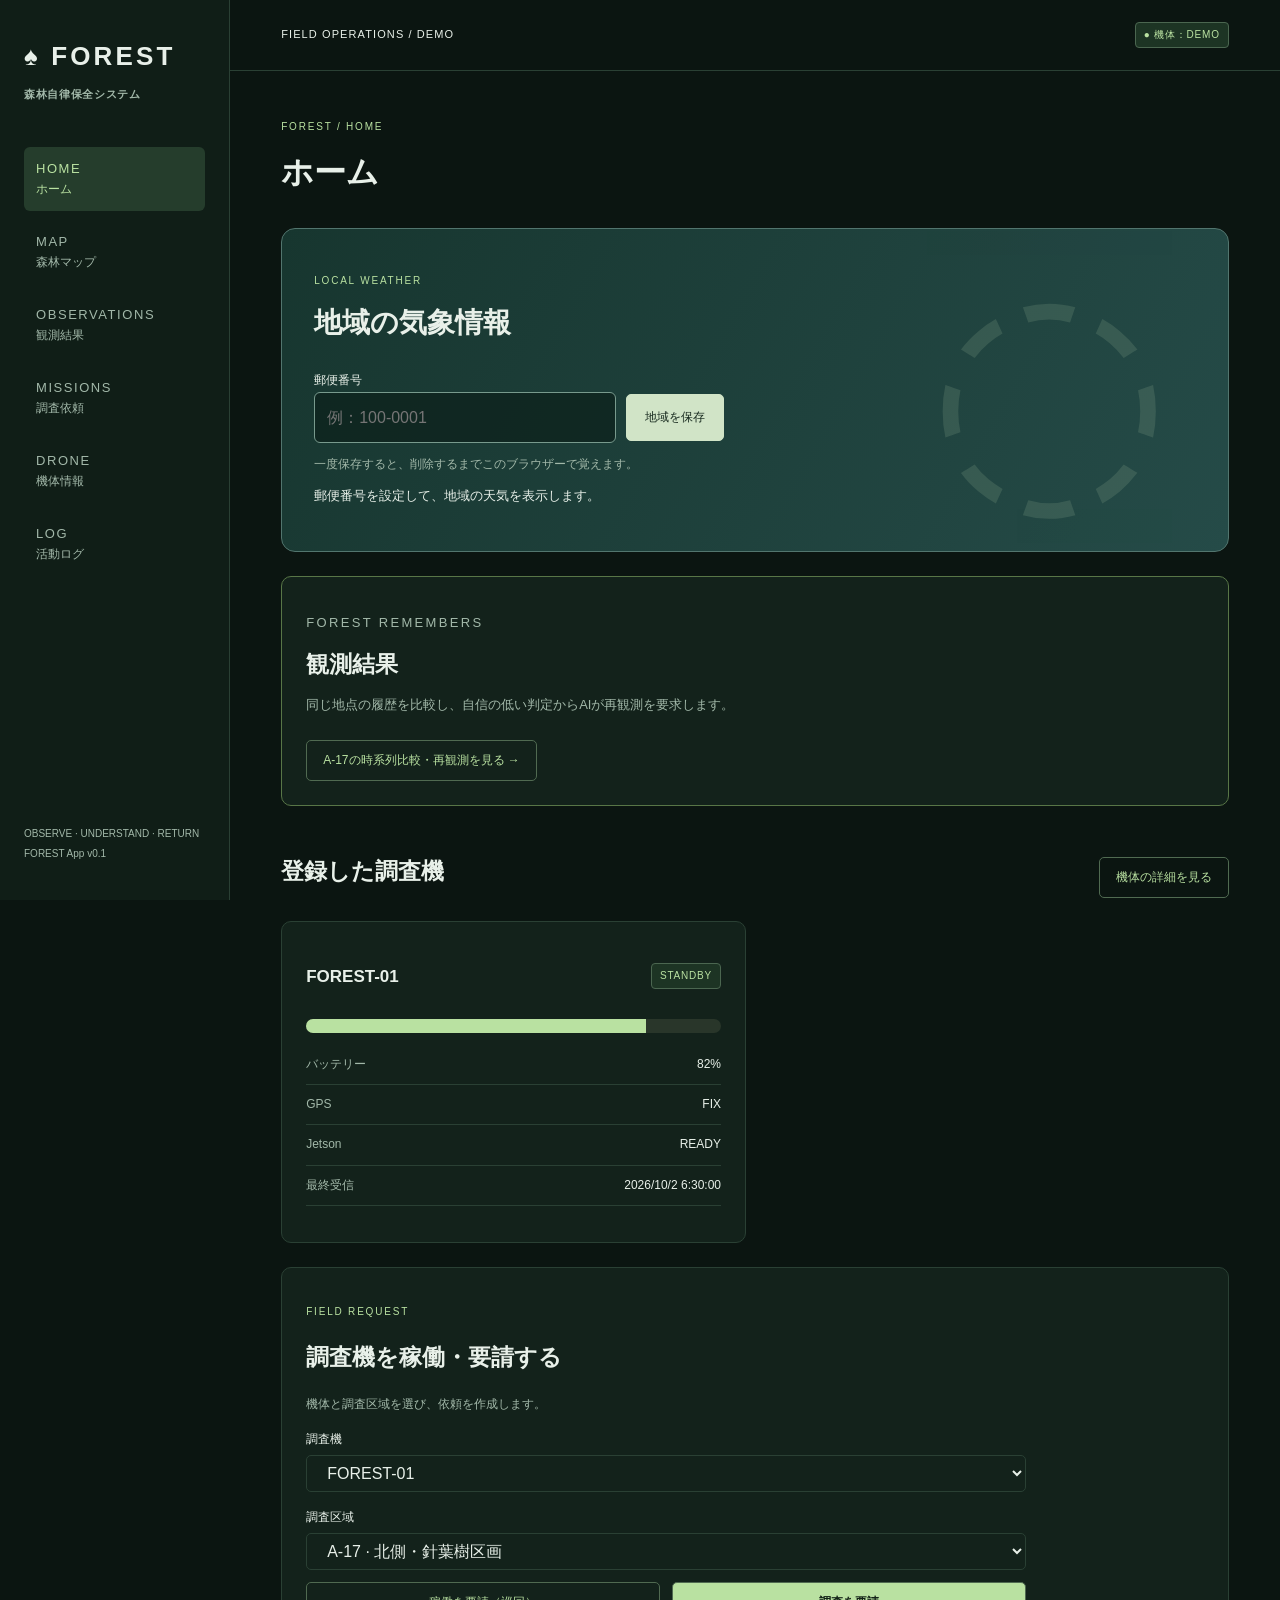
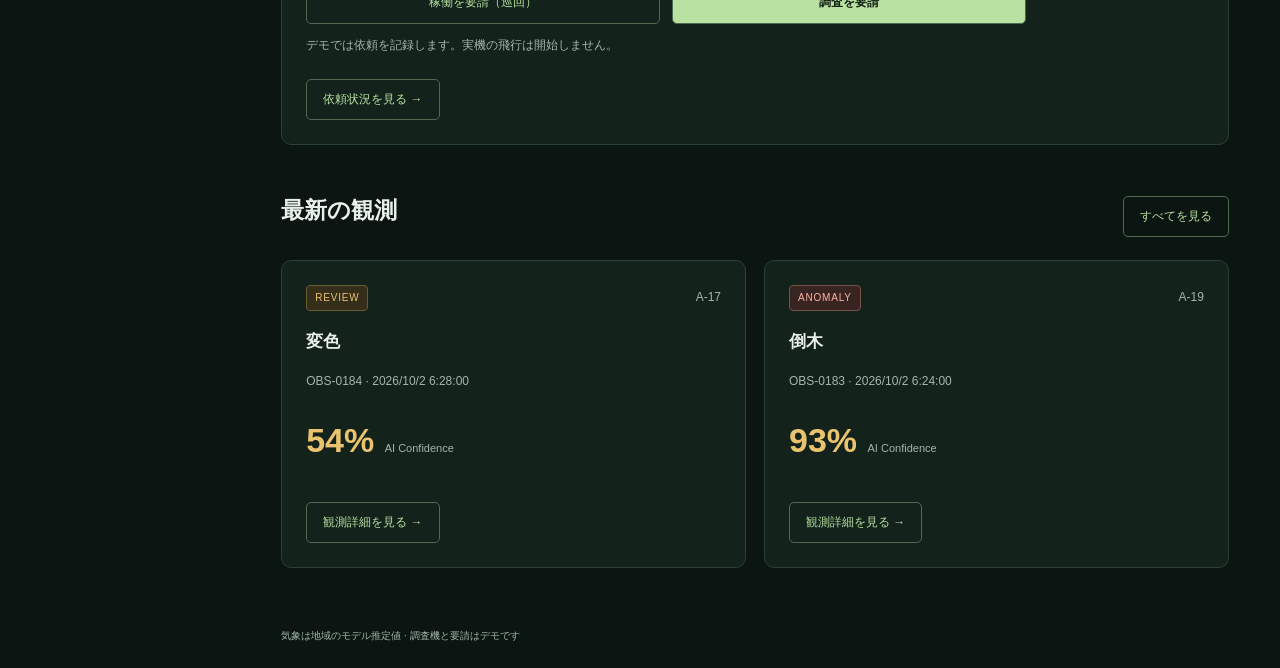
<file: forest/index.html>
<!doctype html>
<html lang="ja"><head><meta charset="utf-8"><meta name="viewport" content="width=device-width, initial-scale=1"><meta name="theme-color" content="#10261a"><title>FOREST | 森林自律保全システム</title><link rel="stylesheet" href="./css/app.css"></head>
<body><a class="skip" href="#content">メインへ移動</a><aside><a class="brand" href="#home">♠ FOREST<span>森林自律保全システム</span></a><nav aria-label="メインナビゲーション"></nav><p class="aside-note">OBSERVE · UNDERSTAND · RETURN<br>FOREST App v0.1</p></aside><div class="workspace"><header><span>FIELD OPERATIONS / DEMO</span><span class="badge">● 機体：DEMO</span></header><main id="content" tabindex="-1"></main><footer>気象は地域のモデル推定値 · 調査機と要請はデモです</footer></div><div id="notice" role="status" aria-live="polite"></div><script type="module" src="./js/app.js"></script></body></html>
</file>
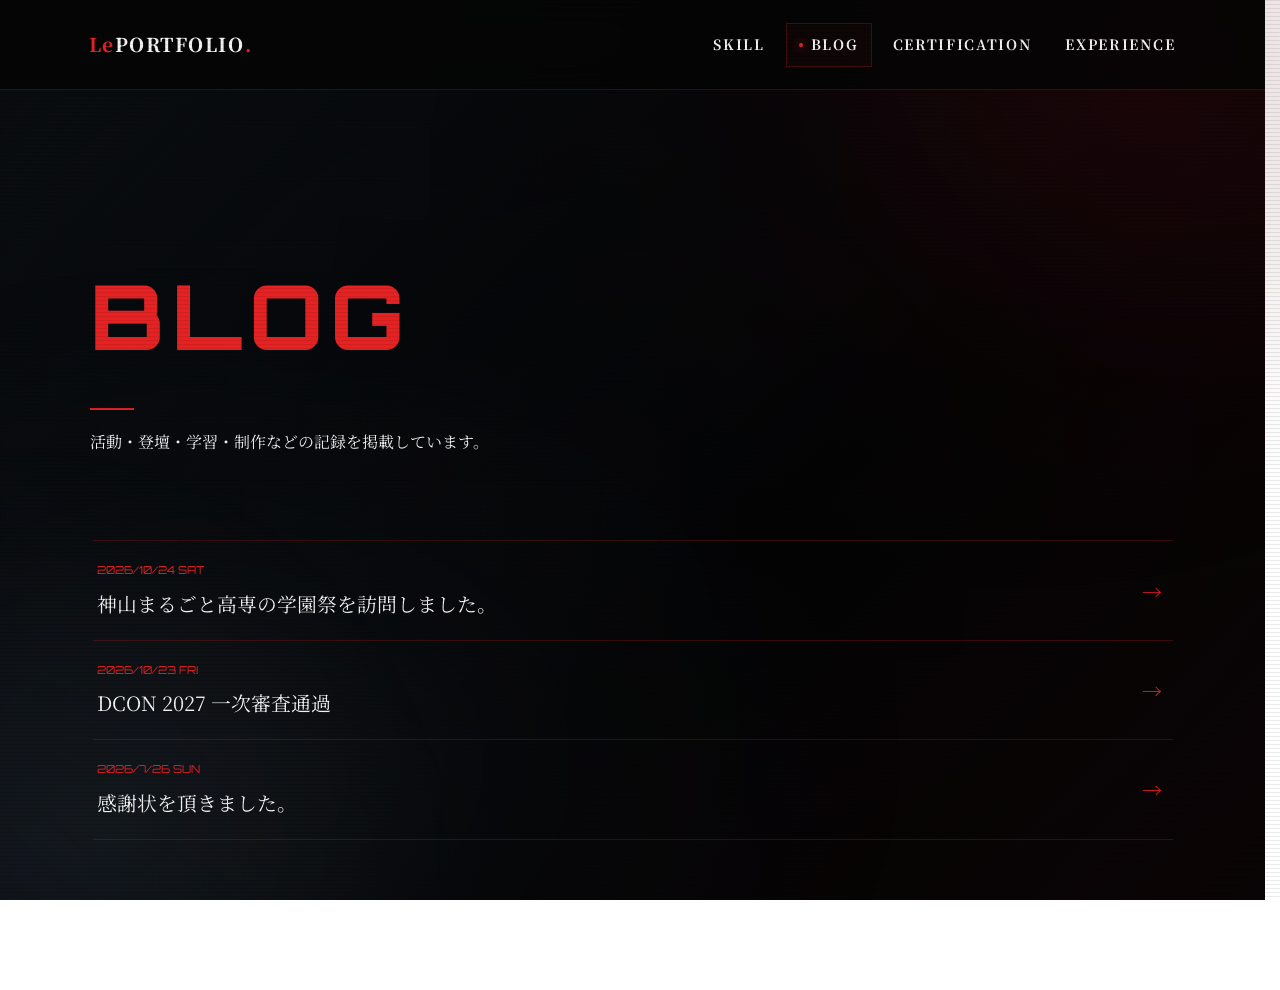
<file: blog.html>
<!DOCTYPE html>
<html lang="ja">
<head>
  <meta charset="UTF-8">
  <meta name="viewport" content="width=device-width, initial-scale=1.0">
  <title>BLOG｜Le178</title>
  <link rel="icon" type="image/svg+xml" href="assets/logo/le-icon.svg">
  <link rel="preconnect" href="https://fonts.googleapis.com">
  <link rel="preconnect" href="https://fonts.gstatic.com" crossorigin>
  <link href="https://fonts.googleapis.com/css2?family=Noto+Serif+JP:wght@400;500;600;700;800;900&family=Orbitron:wght@500;600;700;800;900&display=swap" rel="stylesheet">
  <link rel="stylesheet" href="style.css?v=20260903-0615">
  <link rel="stylesheet" href="japanese-theme.css?v=20260905-0622">
  <style>
    .blog-page { min-height: 100vh; padding: 150px 7vw 120px; position: relative; z-index: 2; }
    .blog-title { margin: 0 0 16px; color: var(--red); font-family: "Orbitron", sans-serif; font-size: clamp(48px, 7vw, 96px); font-weight: 800; letter-spacing: .08em; }
    .blog-lead { max-width: 760px; margin: 0 0 82px; color: var(--white); line-height: 2; opacity: 1; }
    .blog-list { max-width: 1080px; margin: 0 auto; }
    .blog-meta { margin: 0 0 18px; color: var(--red-bright); font-family: "Orbitron", sans-serif; font-size: 12px; font-weight: 700; letter-spacing: .13em; }
    .blog-post-title { margin: 0 0 34px; color: var(--white); font-family: "Noto Serif JP", "Yu Mincho", "Hiragino Mincho ProN", serif; font-size: clamp(28px, 4.2vw, 48px); line-height: 1.5; letter-spacing: .03em; }
    .blog-body { max-width: 820px; }
    .blog-body p { margin: 0; color: var(--white); font-family: "Noto Serif JP", "Yu Mincho", "Hiragino Mincho ProN", serif; font-size: clamp(15px,1.35vw,17px); line-height: 2.2; opacity: 1; }
    .blog-body p + p { margin-top: 1.5em; }
    .blog-source-link {
      display: inline-flex;
      align-items: center;
      gap: 8px;
      margin-top: 28px;
      padding: 12px 18px;
      border: 1px solid rgba(229,34,34,.45);
      color: var(--white);
      text-decoration: none;
      font-family: "Noto Serif JP", "Yu Mincho", "Hiragino Mincho ProN", serif;
      font-size: 14px;
      font-weight: 700;
      transition: .25s ease;
    }
    .blog-source-link:hover { color: var(--red-bright); border-color: var(--red); transform: translateY(-2px); }
    nav a.active { color: var(--red-bright); text-shadow: 0 0 10px rgba(229,34,34,.45); }
    header .logo { color: var(--white) !important; text-shadow: none !important; }
    header .logo span { color: var(--red) !important; }
    header nav a, header nav a.active { color: var(--white) !important; text-shadow: none !important; }
    header nav a:hover, header nav a.active:hover { color: var(--red-bright) !important; }
    @media (max-width: 760px) {
      .blog-page { padding: 130px 7vw 90px; }
      .blog-lead { margin-bottom: 52px; }
    }
  </style>
  <link rel="stylesheet" href="responsive.css?v=20261008">
  <link rel="stylesheet" href="blog-modal.css?v=20261008">
  <link rel="stylesheet" href="ui-system.css?v=20261119">
</head>
<body>
  <div class="background" aria-hidden="true"><div class="grid"></div><div class="glow glow-1"></div><div class="glow glow-2"></div></div>
  <header>
    <a href="index.html" class="logo"><span>Le</span>PORTFOLIO<span>.</span></a>
    <nav>
      <a href="skill.html">SKILL</a>
      <a href="blog.html" class="active">BLOG</a>
      <a href="certification.html">CERTIFICATION</a>
      <a href="experience.html">EXPERIENCE</a>
    </nav>
  </header>

  <main class="blog-page">
    <h1 class="blog-title">BLOG</h1>
    <p class="blog-lead">活動・登壇・学習・制作などの記録を掲載しています。</p>

    <div class="blog-list">
      <article class="blog-entry">
        <button class="blog-toggle" type="button" aria-haspopup="dialog" aria-controls="kamiyama-modal">
          <span><span class="blog-entry-date">2026/10/24 SAT</span><span class="blog-entry-title">神山まるごと高専の学園祭を訪問しました。</span></span>
          <span class="blog-arrow" aria-hidden="true">→</span>
        </button>
      </article>

      <article class="blog-entry">
        <button class="blog-toggle" type="button" aria-haspopup="dialog" aria-controls="dcon-modal">
          <span><span class="blog-entry-date">2026/10/23 FRI</span><span class="blog-entry-title">DCON 2027 一次審査通過</span></span>
          <span class="blog-arrow" aria-hidden="true">→</span>
        </button>
      </article>

      <article class="blog-entry">
        <button class="blog-toggle" type="button" aria-haspopup="dialog" aria-controls="thanks-modal">
          <span><span class="blog-entry-date">2026/7/26 SUN</span><span class="blog-entry-title">感謝状を頂きました。</span></span>
          <span class="blog-arrow" aria-hidden="true">→</span>
        </button>
      </article>
    </div>
  </main>
  <dialog class="blog-modal" id="kamiyama-modal" aria-labelledby="kamiyama-title">
    <div class="blog-modal-toolbar"><button class="blog-modal-close" type="button" aria-label="閉じる" autofocus>×</button></div>
    <div class="blog-modal-content">
      <p class="blog-meta">2026/10/24 SAT</p>
      <h2 class="blog-post-title" id="kamiyama-title">神山まるごと高専の学園祭を訪問しました。</h2>
      <div class="blog-body">
        <p>　神山まるごと高専の学園祭を訪問しました。</p>
        <a class="blog-source-link" href="https://2026.marugotosai.jp/" target="_blank" rel="noopener noreferrer">神山まるごと高専 学園祭サイト <span aria-hidden="true">→</span></a>
      </div>
    </div>
  </dialog>

  <dialog class="blog-modal" id="dcon-modal" aria-labelledby="dcon-title">
    <div class="blog-modal-toolbar"><button class="blog-modal-close" type="button" aria-label="閉じる" autofocus>×</button></div>
    <div class="blog-modal-content">
      <p class="blog-meta">2026/10/23 FRI</p>
      <h2 class="blog-post-title" id="dcon-title">DCON 2027 一次審査通過</h2>
      <div class="blog-body">
        <p>　全国高等専門学校ディープラーニングコンテスト（DCON 2027）で、「戎」というチームを結成して一次審査を通過しました。</p>
        <p>　本プロジェクトでは、AIによる森林の状態把握と自律的な管理支援を目指しています。主にAI推論システム、バックエンド、インフラの開発を担当しています。</p>
        <p>　※No.118,119に掲載中</p>
        <a class="blog-source-link" href="https://dcon.ai/teams/" target="_blank" rel="noopener noreferrer">DCON 2027 参加チームを見る <span aria-hidden="true">→</span></a>
      </div>
    </div>
  </dialog>

  <dialog class="blog-modal" id="thanks-modal" aria-labelledby="thanks-title">
    <div class="blog-modal-toolbar"><button class="blog-modal-close" type="button" aria-label="閉じる" autofocus>×</button></div>
    <div class="blog-modal-content">
      <p class="blog-meta">2026/7/26 SUN</p>
      <h2 class="blog-post-title" id="thanks-title">感謝状を頂きました。</h2>
      <div class="blog-gallery">
        <figure><img src="assets/blog/Osaka_singaku.jpg" alt="大阪府公立高校進学フェアでのトークセッション登壇の様子"></figure>
        <figure><img src="assets/blog/Osaka_singaku2.jpg" alt="大阪府公立高校進学フェアの参加者集合写真"></figure>
      </div>
      <div class="blog-body">
          <p>　本日、インテックス大阪で開催された「大阪府公立高校進学フェア2027」の高校生トークセッションにて、大阪公立大高専の学生代表として登壇しました。</p>
          <p>　ステージでは、中学生や保護者に向けて、高校と高専の違い、実際の学校生活、専門的な勉強の魅力について自身の経験を交えて発表しました。</p>
          <p>　後日、大阪府教育庁から感謝状をいただきました。</p>
        </div>
    </div>
  </dialog>
  <script>
    (() => {
      const triggers = [...document.querySelectorAll('.blog-toggle')];
      let previousOverflow = '';
      let activeTrigger = null;

      triggers.forEach((trigger) => {
        const modalId = trigger.getAttribute('aria-controls');
        const modal = document.getElementById(modalId);
        if (!modal) return;

        trigger.addEventListener('click', () => {
          activeTrigger = trigger;
          previousOverflow = document.body.style.overflow;
          modal.showModal();
          modal.scrollTop = 0;
          document.body.style.overflow = 'hidden';
        });

        modal.querySelector('.blog-modal-close')?.addEventListener('click', () => modal.close());
        modal.addEventListener('click', (event) => {
          const rect = modal.getBoundingClientRect();
          if (
            event.target === modal &&
            (event.clientX < rect.left || event.clientX > rect.right ||
             event.clientY < rect.top || event.clientY > rect.bottom)
          ) {
            modal.close();
          }
        });

        modal.addEventListener('close', () => {
          document.body.style.overflow = previousOverflow;
          activeTrigger?.focus({ preventScroll: true });
          activeTrigger = null;
        });
      });
    })();
  </script>
  <script src="ui.js?v=20261119" defer></script>
</body>
</html>
</file>
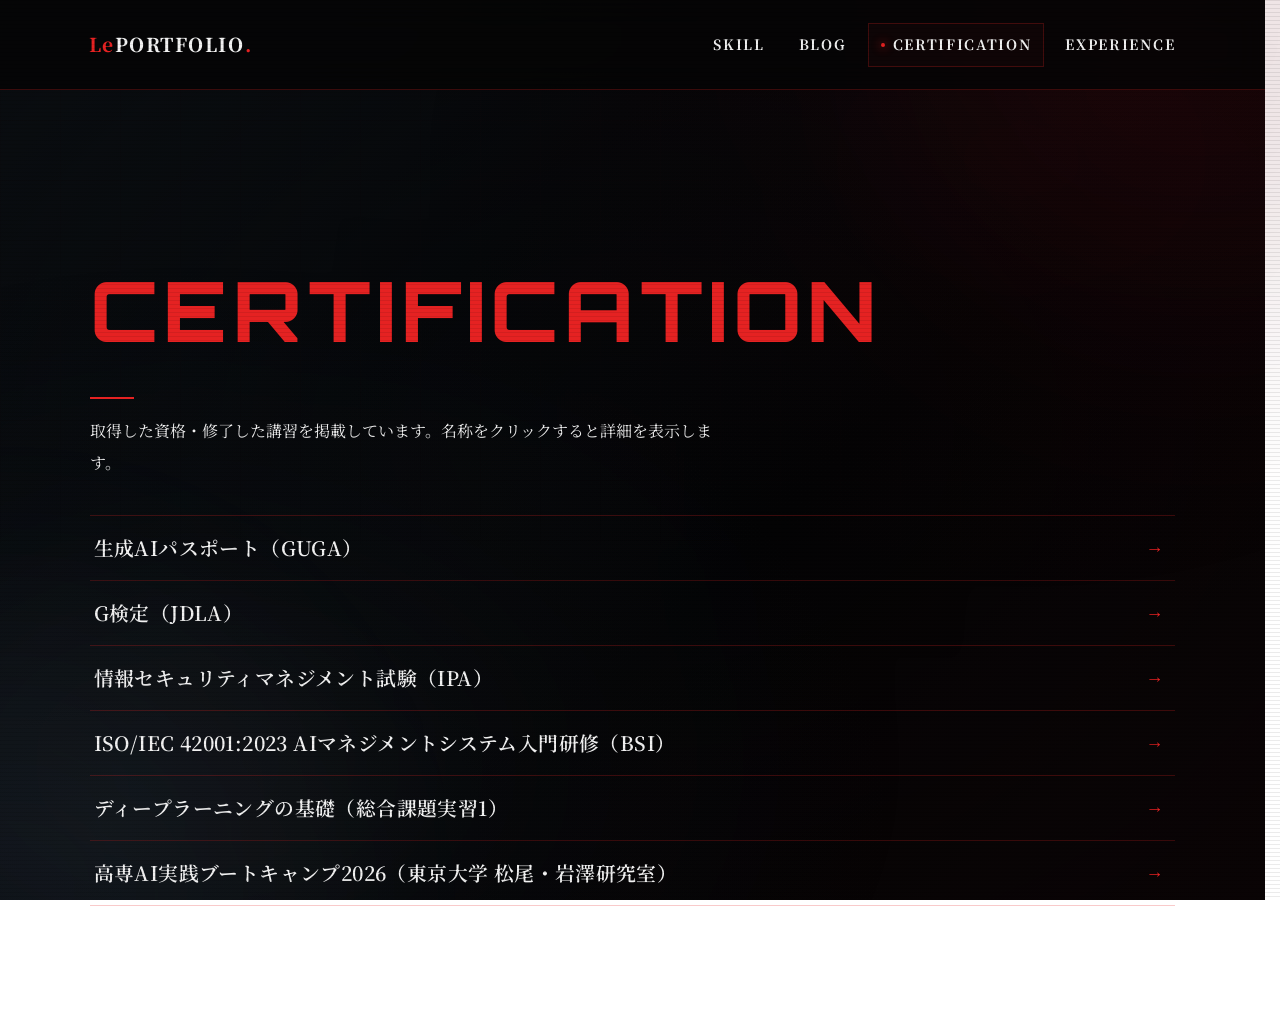
<file: certification.html>
<!DOCTYPE html>
<html lang="ja">
<head>
  <meta charset="UTF-8">
  <meta name="viewport" content="width=device-width, initial-scale=1.0">
  <title>CERTIFICATION｜Le178</title>
  <link rel="icon" type="image/svg+xml" href="assets/logo/le-icon.svg">
  <link rel="preconnect" href="https://fonts.googleapis.com">
  <link rel="preconnect" href="https://fonts.gstatic.com" crossorigin>
  <link href="https://fonts.googleapis.com/css2?family=Noto+Serif+JP:wght@400;500;600;700;800;900&family=Orbitron:wght@500;600;700;800;900&display=swap" rel="stylesheet">
  <link rel="stylesheet" href="style.css?v=20260903-0615">
  <link rel="stylesheet" href="japanese-theme.css?v=20260905-0622">
  <style>
    .cert-page { min-height: 100vh; padding: 150px 7vw 120px; position: relative; z-index: 2; }
    .cert-title { margin: 0 0 16px; color: var(--red); font-family: "Orbitron", sans-serif; font-size: clamp(42px, 6.5vw, 88px); font-weight: 800; letter-spacing: .07em; }
    .cert-lead { max-width: 820px; margin: 0 0 36px; color: var(--white); line-height: 2; opacity: 1; }
    .cert-list { max-width: 1100px; margin: 0 auto; border-top: 1px solid rgba(229,34,34,.24); }
    /* Nested rows must not inherit the global section spacing. */
    .cert-list > section.cert-item { min-height: 0; margin: 0; padding: 0; }
    .cert-item { position: relative; border-bottom: 1px solid rgba(229,34,34,.24); overflow: hidden; }
    .cert-item::before { content: ""; position: absolute; left: 0; bottom: -1px; width: 0; height: 1px; background: var(--red); transition: width .7s cubic-bezier(.22,1,.36,1); }
    .cert-item:hover::before, .cert-item:focus-within::before { width: 100%; }
    .cert-toggle { width: 100%; min-height: 48px; display: flex; align-items: center; justify-content: space-between; gap: 20px; padding: 8px 4px; border: 0; background: transparent; color: var(--white); text-align: left; cursor: pointer; font: inherit; }
    .cert-toggle:focus-visible { outline: 1px solid var(--red-bright); outline-offset: 6px; }
    .cert-name { min-width: 0; overflow-wrap: anywhere; margin: 0; color: var(--white); font-family: "Noto Serif JP", "Yu Mincho", "Hiragino Mincho ProN", serif; font-size: clamp(16px,1.55vw,22px); font-weight: 600; line-height: 1.45; letter-spacing: .02em; transition: color .25s ease, transform .25s ease; }
    .cert-toggle:hover .cert-name { color: var(--red-bright); transform: translateX(6px); }
    .cert-arrow { flex: 0 0 auto; color: var(--red); font-family: "Orbitron", sans-serif; font-size: 18px; line-height: 1; transition: transform .25s ease; }
    .cert-item:hover .cert-arrow { transform: translateX(5px); }
    .cert-modal { position: fixed; inset: 0; z-index: 9999; display: none; align-items: center; justify-content: center; padding: 28px; background: rgba(0,0,0,.78); backdrop-filter: blur(10px); -webkit-backdrop-filter: blur(10px); }
    .cert-modal.is-open { display: flex; }
    .cert-modal-panel { position: relative; width: min(860px,100%); max-height: min(82vh,720px); overflow: auto; border: 1px solid rgba(229,34,34,.38); background: linear-gradient(145deg, rgba(14,14,14,.99), rgba(5,5,5,.99)); box-shadow: 0 26px 80px rgba(0,0,0,.72); padding: clamp(32px,5vw,58px); }
    .cert-modal-panel::before { content: ""; position: absolute; top: 0; left: 0; width: 100%; height: 2px; background: var(--red); }
    .modal-close { position: absolute; top: 18px; right: 20px; width: 42px; height: 42px; border: 1px solid rgba(229,34,34,.35); background: rgba(8,8,8,.9); color: var(--white); font-size: 24px; cursor: pointer; }
    .modal-close:hover { color: var(--red-bright); border-color: var(--red); }
    .modal-status { display: inline-block; margin: 0 0 22px; padding: 7px 11px; border: 1px solid rgba(229,34,34,.58); color: var(--red-bright); font-family: "Orbitron", sans-serif; font-size: 11px; font-weight: 700; letter-spacing: .14em; }
    .modal-status.completed { border-color: rgba(63,211,120,.72); color: #55e28c; }
    .modal-title { margin: 0 0 24px; padding-right: 48px; color: var(--white); font-family: "Noto Serif JP", serif; font-size: clamp(24px,3vw,36px); line-height: 1.55; }
    .modal-description { margin: 0; color: var(--white); font-size: 15px; line-height: 2; opacity: 1; }
    .motion-ready .cert-item { opacity: 0; transform: translateY(12px); transition: opacity .5s ease, transform .65s cubic-bezier(.22,1,.36,1); }
    .motion-ready .cert-item.is-visible { opacity: 1; transform: none; }
    nav a.active { color: var(--red-bright); text-shadow: 0 0 10px rgba(229,34,34,.45); }
    header .logo { color: var(--white) !important; text-shadow: none !important; }
    header .logo span { color: var(--red) !important; }
    header nav a, header nav a.active { color: var(--white) !important; text-shadow: none !important; }
    header nav a:hover, header nav a.active:hover { color: var(--red-bright) !important; }
    @media (max-width: 760px) {
      .cert-page { padding: 120px 7vw 80px; }
      .cert-lead { margin-bottom: 24px; }
      .cert-page .cert-toggle { min-height: 44px; padding: 8px 2px; gap: 12px; }
      .cert-name { font-size: 15px; line-height: 1.45; }
      .cert-arrow { font-size: 16px; }
      .cert-modal { padding: 12px; }
      .cert-modal-panel { max-height: 90vh; padding: 54px 20px 28px; }
      .modal-title { padding-right: 28px; }
    }
    @media (prefers-reduced-motion: reduce) {
      .motion-ready .cert-item { opacity: 1; transform: none; transition: none; }
    }
  </style>
  <link rel="stylesheet" href="responsive.css?v=20261008">
  <link rel="stylesheet" href="ui-system.css?v=20261119">
</head>
<body>
  <div class="background" aria-hidden="true"><div class="grid"></div><div class="glow glow-1"></div><div class="glow glow-2"></div></div>
  <header>
    <a href="index.html" class="logo"><span>Le</span>PORTFOLIO<span>.</span></a>
    <nav>
      <a href="skill.html">SKILL</a>
      <a href="blog.html">BLOG</a>
      <a href="certification.html" class="active">CERTIFICATION</a>
      <a href="experience.html">EXPERIENCE</a>
    </nav>
  </header>
  <main class="cert-page">
    <h1 class="cert-title">CERTIFICATION</h1>
    <p class="cert-lead">取得した資格・修了した講習を掲載しています。名称をクリックすると詳細を表示します。</p>
    <div class="cert-list">
      <section class="cert-item" data-modal="genai-modal"><button class="cert-toggle" type="button" aria-haspopup="dialog"><h2 class="cert-name">生成AIパスポート（GUGA）</h2><span class="cert-arrow" aria-hidden="true">→</span></button></section>
      <section class="cert-item" data-modal="g-modal"><button class="cert-toggle" type="button" aria-haspopup="dialog"><h2 class="cert-name">G検定（JDLA）</h2><span class="cert-arrow" aria-hidden="true">→</span></button></section>
      <section class="cert-item" data-modal="sg-modal"><button class="cert-toggle" type="button" aria-haspopup="dialog"><h2 class="cert-name">情報セキュリティマネジメント試験（IPA）</h2><span class="cert-arrow" aria-hidden="true">→</span></button></section>
      <section class="cert-item" data-modal="aims-modal"><button class="cert-toggle" type="button" aria-haspopup="dialog"><h2 class="cert-name">ISO/IEC 42001:2023 AIマネジメントシステム入門研修（BSI）</h2><span class="cert-arrow" aria-hidden="true">→</span></button></section>
      <section class="cert-item" data-modal="sogo-modal"><button class="cert-toggle" type="button" aria-haspopup="dialog"><h2 class="cert-name">ディープラーニングの基礎（総合課題実習1）</h2><span class="cert-arrow" aria-hidden="true">→</span></button></section>
      <section class="cert-item" data-modal="bootcamp-modal"><button class="cert-toggle" type="button" aria-haspopup="dialog"><h2 class="cert-name">高専AI実践ブートキャンプ2026（東京大学 松尾・岩澤研究室）</h2><span class="cert-arrow" aria-hidden="true">→</span></button></section>
    </div>
  </main>
  <div class="cert-modal" id="genai-modal" role="dialog" aria-modal="true" aria-labelledby="genai-title"><div class="cert-modal-panel"><button class="modal-close" type="button" aria-label="閉じる">×</button><span class="modal-status">PASSED</span><h2 class="modal-title" id="genai-title">生成AIパスポート（GUGA）</h2><p class="modal-description">生成AIの仕組みや活用方法だけでなく、情報漏洩・権利侵害などのリスクや、安全に利用するための法律まで体系的に学ぶために取得しました。将来、AIの社会実装を監査する立場で、技術の有用性だけでなく、利用時のリスクやガバナンスまで確認するための基礎としています。また、時間の流れが経つにつれて生成AIの認識が突然変わる時代であり、最新のAIリテラシーやシラバス改訂内容の習得を証明するための資格更新テストも定期的に受験する予定です。</p></div></div>
  <div class="cert-modal" id="g-modal" role="dialog" aria-modal="true" aria-labelledby="g-title"><div class="cert-modal-panel"><button class="modal-close" type="button" aria-label="閉じる">×</button><span class="modal-status">PASSED</span><h2 class="modal-title" id="g-title">G検定（JDLA）</h2><p class="modal-description">AIの社会実装をどのように進めるかまで体系的に理解するため、データの収集・加工・分析・学習に加え、個人情報保護法・著作権法などの法務、プライバシー・公平性・安全性・セキュリティ・透明性・AIガバナンスまで扱われます。将来、AI開発の社会実装を監査する際に、技術だけでなく、導入方針・リスク・法令・倫理・ガバナンスを横断して確認するための基礎知識として取得しました。</p></div></div>
  <div class="cert-modal" id="sg-modal" role="dialog" aria-modal="true" aria-labelledby="sg-title"><div class="cert-modal-panel"><button class="modal-close" type="button" aria-label="閉じる">×</button><span class="modal-status">PASSED</span><h2 class="modal-title" id="sg-title">情報セキュリティマネジメント試験（IPA）</h2><p class="modal-description">情報セキュリティに関する基礎知識と、組織におけるリスク管理・対策の考え方を身につけるために取得しました。AIの導入や運用を考える際にも、セキュリティを重要な評価軸として扱うための基礎としています。</p></div></div>
  <div class="cert-modal" id="aims-modal" role="dialog" aria-modal="true" aria-labelledby="aims-title"><div class="cert-modal-panel"><button class="modal-close" type="button" aria-label="閉じる">×</button><span class="modal-status">COMPLETED</span><h2 class="modal-title" id="aims-title">ISO/IEC 42001:2023<br>AIマネジメントシステム入門研修（BSI）</h2><p class="modal-description">AIマネジメントシステム（AIMS）の基本的な考え方と、ISO/IEC 42001:2023の全体像を理解するために受講・修了しました。AIを組織として適切に管理し、リスクや責任あるAI利用を継続的に扱うための考え方を学び、今後AIガバナンスや内部監査について体系的に学ぶための基礎としています。</p></div></div>
  <div class="cert-modal" id="sogo-modal" role="dialog" aria-modal="true" aria-labelledby="sogo-title"><div class="cert-modal-panel"><button class="modal-close" type="button" aria-label="閉じる">×</button><span class="modal-status">COMPLETED</span><h2 class="modal-title" id="sogo-title">ディープラーニングの基礎<br>（総合課題実習1）</h2><p class="modal-description">総合課題実習1のテーマとして、IT業界の構造、人工知能・機械学習、ディープラーニングの概要と要素技術、データ分析、AIの社会実装、法律・倫理、情報セキュリティまで体系的に学びました。データ分析演習や生成AIを活用したバイブコーディングにも取り組み、最終日にはG検定に準ずる約40問の試験、高専DCONを題材としたアイディアソン、ディープラーニングを活用するアイディア提案・発表を実施しました。AI技術そのものだけでなく、社会実装時のリスク・法務・倫理・セキュリティまで含めて考える基礎を身につける実習として履修しました。</p></div></div>
  <div class="cert-modal" id="bootcamp-modal" role="dialog" aria-modal="true" aria-labelledby="bootcamp-title"><div class="cert-modal-panel"><button class="modal-close" type="button" aria-label="閉じる">×</button><span class="modal-status">COMPLETED</span><h2 class="modal-title" id="bootcamp-title">高専AI実践ブートキャンプ2026<br>（東京大学 松尾・岩澤研究室）</h2><p class="modal-description">高専生向けに構成されたAI実践講座で、Google Colabを用いてデータ分析・機械学習・ディープラーニングを基礎から実装まで体系的に学びました。NumPy、Pandas、Matplotlib、Scikit-learn、PyTorchを用いた演習に加え、予測モデル構築、画像分類、CNN、転移学習、Transformer、LLM、生成AI、世界モデル、Physical AIまで幅広く扱い、実データを用いた分析やAIコンペを通じてモデルを構築・改善する実践力を身につけました。AIの社会実装を監査するうえでも、モデルがどのようなデータ・手法・実装過程で作られ、どこに技術的な限界やリスクが生じるのかを理解するための重要な学習経験としています。</p></div></div>
  <script>
    (() => {
      const items = [...document.querySelectorAll('.cert-item')];
      const modals = [...document.querySelectorAll('.cert-modal')];
      const reduceMotion = window.matchMedia('(prefers-reduced-motion: reduce)').matches;
      if (!reduceMotion) document.documentElement.classList.add('motion-ready');
      const closeModal = (modal) => { if (!modal) return; modal.classList.remove('is-open'); document.body.style.overflow = ''; };
      items.forEach((item) => { item.querySelector('.cert-toggle')?.addEventListener('click', () => { const modal = document.getElementById(item.dataset.modal); if (!modal) return; modal.classList.add('is-open'); document.body.style.overflow = 'hidden'; modal.querySelector('.modal-close')?.focus(); }); });
      modals.forEach((modal) => { modal.querySelector('.modal-close')?.addEventListener('click', () => closeModal(modal)); modal.addEventListener('click', (e) => { if (e.target === modal) closeModal(modal); }); });
      document.addEventListener('keydown', (e) => { if (e.key !== 'Escape') return; closeModal(document.querySelector('.cert-modal.is-open')); });
      if (reduceMotion || !('IntersectionObserver' in window)) { items.forEach((item) => item.classList.add('is-visible')); return; }
      const observer = new IntersectionObserver((entries) => { entries.forEach((entry) => { if (!entry.isIntersecting) return; entry.target.classList.add('is-visible'); observer.unobserve(entry.target); }); }, { threshold: .2, rootMargin: '0px 0px -8% 0px' });
      items.forEach((item) => observer.observe(item));
    })();
  </script>
  <script src="ui.js?v=20261119" defer></script>
</body>
</html>
</file>
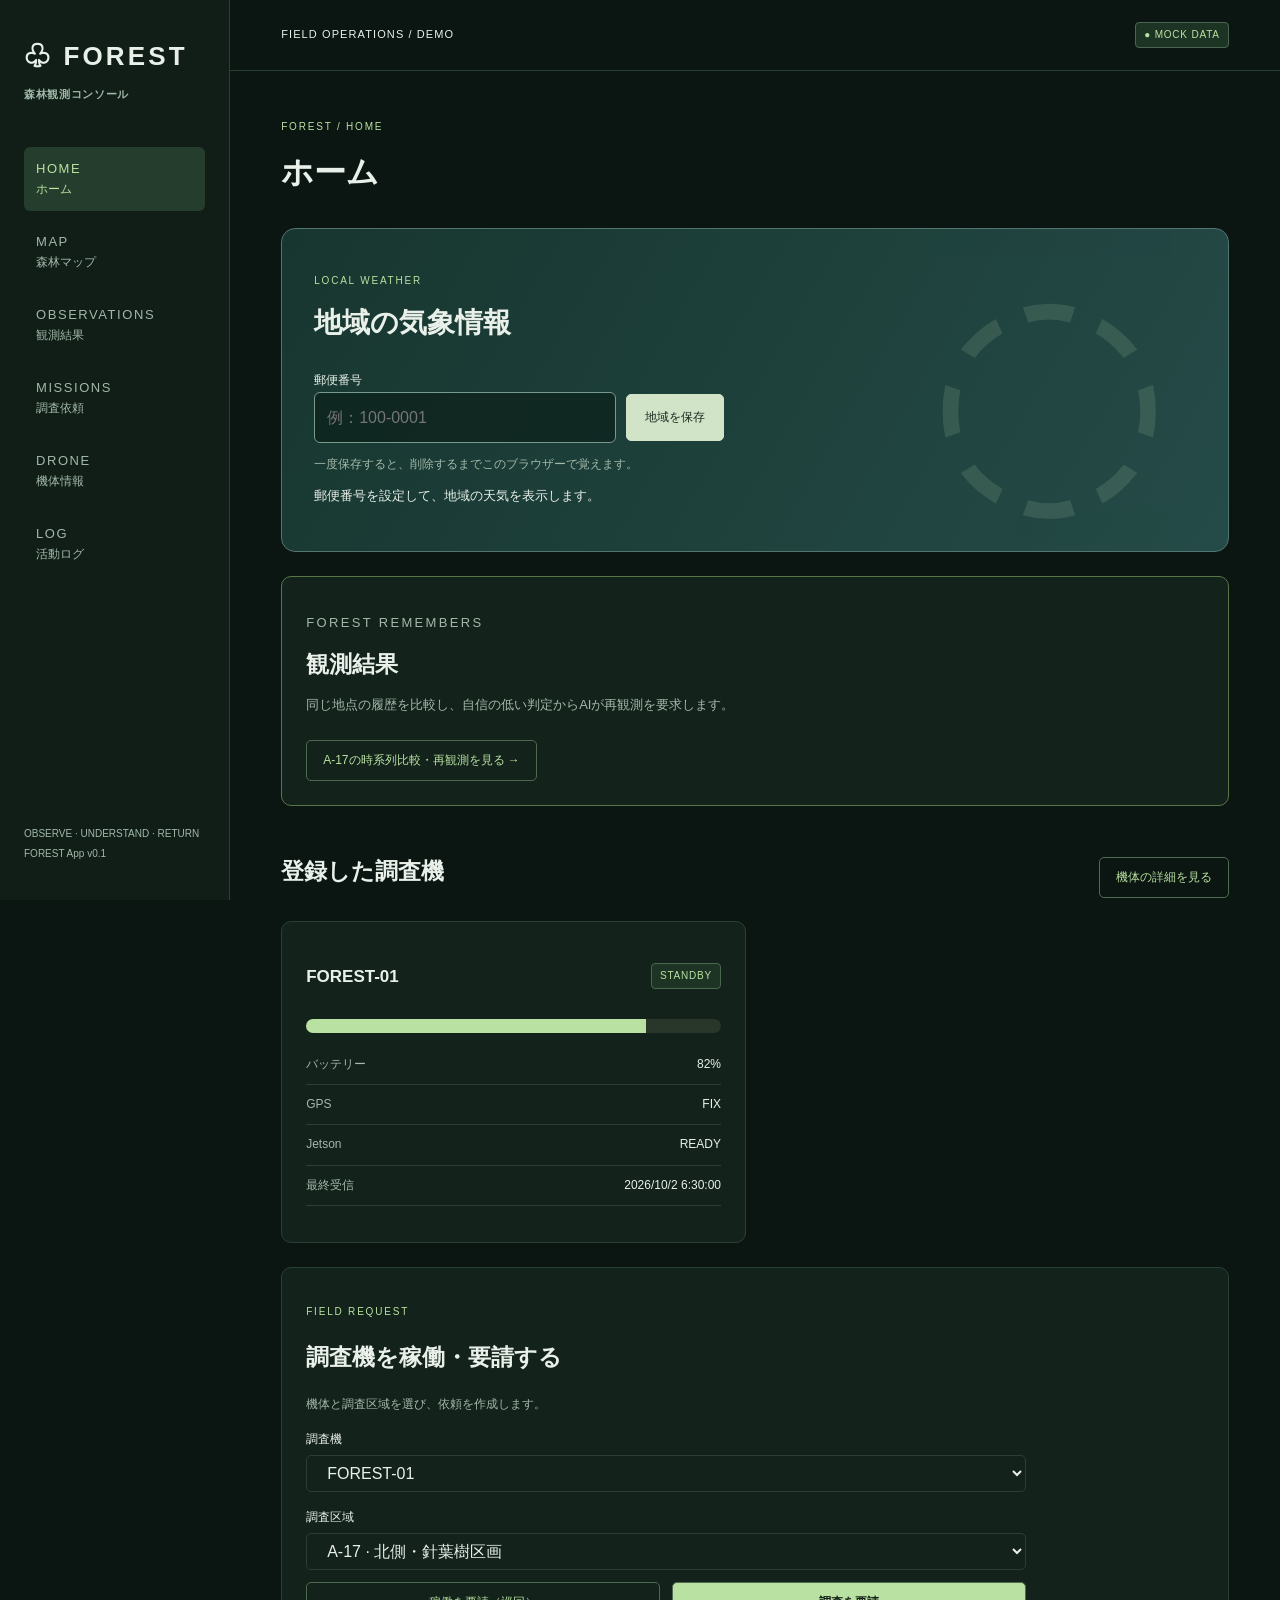
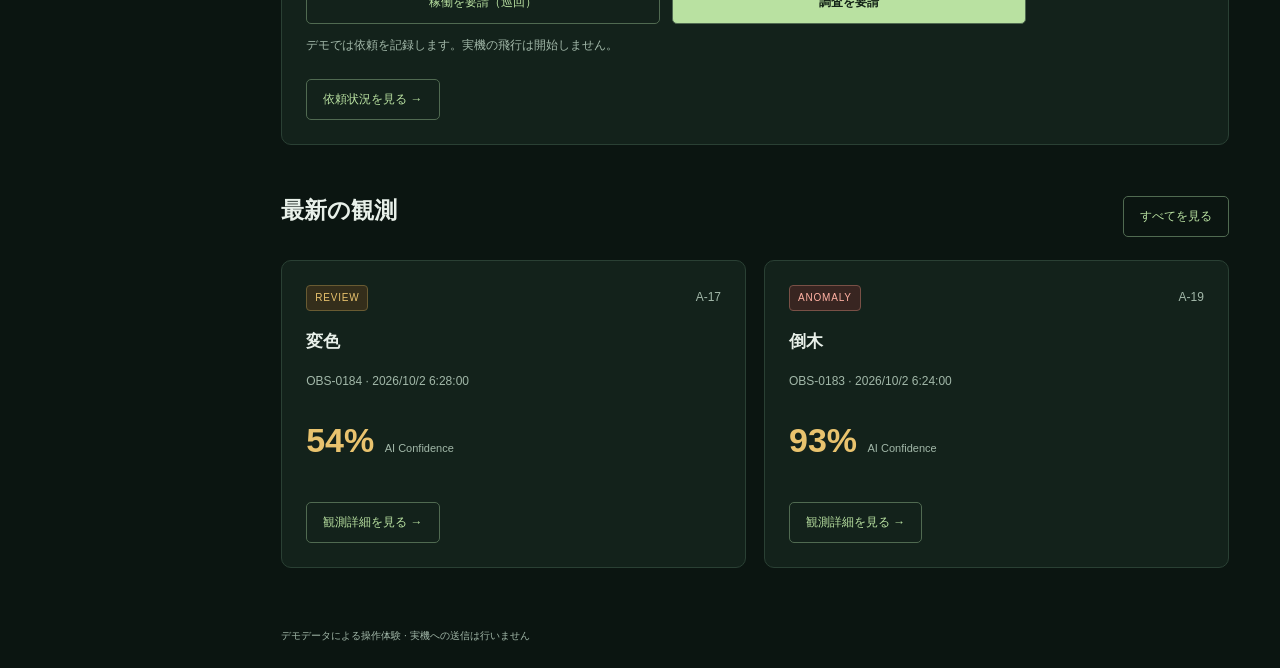
<file: forest/forest.html>
<!doctype html>
<html lang="ja"><head><meta charset="utf-8"><meta name="viewport" content="width=device-width, initial-scale=1"><meta name="theme-color" content="#10261a"><title>FOREST | 森林観測コンソール</title><link rel="stylesheet" href="./css/app.css"></head>
<body><a class="skip" href="#content">メインへ移動</a><aside><a class="brand" href="#home">♧ FOREST<span>森林観測コンソール</span></a><nav aria-label="メインナビゲーション"></nav><p class="aside-note">OBSERVE · UNDERSTAND · RETURN<br>FOREST App v0.1</p></aside><div class="workspace"><header><span>FIELD OPERATIONS / DEMO</span><span class="badge">● MOCK DATA</span></header><main id="content" tabindex="-1"></main><footer>デモデータによる操作体験 · 実機への送信は行いません</footer></div><div id="notice" role="status" aria-live="polite"></div><script type="module" src="./js/app.js"></script></body></html>
</file>
<file: forest/css/app.css>
:root{color-scheme:dark;--bg:#0b1511;--panel:#13221b;--line:#2a4034;--text:#e8f0e9;--muted:#a2b8a9;--green:#b9e1a1;--amber:#e9c36e}*{box-sizing:border-box}body{margin:0;background:var(--bg);color:var(--text);font-family:Inter,'Segoe UI','Noto Sans JP',sans-serif;line-height:1.6}a{color:inherit;text-decoration:none}button,select{font:inherit}button,a,select{touch-action:manipulation}a:focus-visible,button:focus-visible,select:focus-visible{outline:3px solid var(--amber);outline-offset:4px}.skip{position:absolute;left:20px;top:-80px;z-index:10;background:var(--panel);padding:12px}.skip:focus{top:10px}aside{position:fixed;inset:0 auto 0 0;width:230px;border-right:1px solid var(--line);padding:36px 24px;background:#101e17}.brand{font-size:26px;font-weight:750;letter-spacing:.12em}.brand span{display:block;font-size:11px;color:var(--muted);letter-spacing:.06em;margin:8px 0 44px}nav{display:grid;gap:9px}nav a{padding:12px;border-radius:6px;color:var(--muted);font-size:12px}nav span{display:block;letter-spacing:.12em;font-size:13px}nav a:hover,nav a[aria-current]{background:#253d2c;color:var(--green)}.aside-note{position:absolute;bottom:24px;font-size:10px;color:var(--muted);line-height:2}.workspace{margin-left:230px}header{display:flex;justify-content:space-between;align-items:center;padding:22px 4vw;border-bottom:1px solid var(--line);font-size:11px;letter-spacing:.1em}main{max-width:1350px;margin:auto;padding:36px 4vw;outline:none}h1{font-size:32px;margin:6px 0}h2{font-size:23px}h3{font-size:17px}p{margin:12px 0}.eyebrow{font-size:10px;letter-spacing:.18em;color:var(--green)}.muted,figcaption{color:var(--muted);font-size:12px}.page-heading{margin-bottom:30px}.hero{padding:40px;border:1px solid var(--line);border-radius:14px;background:radial-gradient(ellipse at 90% 20%,#365c35,transparent 65%),#172b20;position:relative;overflow:hidden}.hero h2{font-size:clamp(32px,4vw,58px);line-height:1.3;margin:18px 0}.hero p{color:var(--muted)}.grid{display:grid;grid-template-columns:repeat(2,minmax(0,1fr));gap:18px}.stats{display:grid;grid-template-columns:repeat(4,minmax(0,1fr));gap:14px;margin:22px 0}.stats strong{display:block;font-size:30px;color:var(--green);margin-top:12px}.card{background:var(--panel);border:1px solid var(--line);border-radius:10px;padding:24px;min-width:0}.row,.section-title{display:flex;align-items:center;justify-content:space-between;gap:12px}.section-title{margin:28px 0 12px}.badge{display:inline-block;color:var(--green);border:1px solid #4b6650;background:#1d3424;border-radius:4px;padding:4px 8px;font-size:10px;letter-spacing:.08em}.review,.requested{color:var(--amber);background:#342e1b;border-color:#695b32}.anomaly{color:#ffb1a3;background:#382521;border-color:#795046}.button,button{display:inline-block;padding:10px 16px;border:1px solid #506a51;border-radius:5px;background:transparent;color:var(--green);cursor:pointer;font-size:12px;margin-top:12px}button.primary{background:var(--green);color:#132217;width:100%;font-weight:700}button:disabled{opacity:.6;cursor:default}.button:hover,button:enabled:hover{background:#2b4430}.primary:enabled:hover{background:#d1f2bd}.confidence{color:var(--muted);font-size:11px;margin:22px 0}.confidence strong{font-size:34px;color:var(--amber);margin-right:8px}dl{font-size:12px}dl div{display:flex;justify-content:space-between;gap:20px;padding:10px 0;border-bottom:1px solid var(--line)}dt{color:var(--muted)}dd{margin:0;text-align:right;overflow-wrap:anywhere}.detail{display:grid;grid-template-columns:1.1fr 1fr;gap:24px;margin-top:24px}figure{margin:0}img{width:100%;border:1px solid var(--line);border-radius:10px}figcaption{margin:12px 0}.filter{display:block;margin:0 0 24px;font-size:13px}select{background:var(--panel);color:var(--text);padding:8px 16px;border:1px solid var(--line);border-radius:5px;margin-left:12px}.forest-map{position:relative;aspect-ratio:1.65;border:1px solid var(--line);border-radius:12px;background:repeating-linear-gradient(30deg,transparent 0 32px,#253e2b 33px 34px),radial-gradient(ellipse,#213f2e,#11231b);overflow:hidden}.area{position:absolute;border:1px dashed #7f9c73;background:#45664333;border-radius:28% 15% 26% 12%;padding:12px}.area span{font-size:12px;color:#d7e7cb}.area small{display:block;font-size:10px}.marker{position:absolute;transform:translate(-50%,-50%);width:32px;height:32px;display:grid;place-items:center;border:2px solid #f2dab0;border-radius:50%;background:#70552b;color:white;font-weight:bold;box-shadow:0 0 0 7px #dcc66b18}.marker.normal{background:#365f3e;border-color:#b9e1a1}.marker.anomaly{background:#7b4132;border-color:#ffb1a3}.marker.drone{background:#284855;border-color:#a7dbeb;border-radius:6px}.north{position:absolute;right:20px;top:12px}.map-caption{position:absolute;bottom:10px;left:16px;font-size:10px;color:var(--muted)}.legend{font-size:12px;margin:20px 0 30px}.legend span{color:var(--amber)}.battery{height:14px;background:#29362a;margin-top:30px;border-radius:8px;overflow:hidden}.battery span{display:block;height:100%;background:var(--green)}.timeline{display:grid;gap:16px}footer{padding:24px 4vw;color:var(--muted);font-size:10px}#notice:not(:empty){position:fixed;bottom:24px;right:24px;max-width:calc(100% - 48px);padding:18px;background:#d3e8c4;color:#152219;border-radius:8px;box-shadow:0 12px 40px #0007;z-index:20}.warning{color:var(--amber);font-size:12px}@media(max-width:1000px){aside{width:190px;padding:28px 18px}.workspace{margin-left:190px}.stats{grid-template-columns:repeat(2,1fr)}.detail{grid-template-columns:1fr}}@media(max-width:650px){aside{position:static;width:auto;border-right:0;padding:18px 16px}.brand{font-size:22px}.brand span{margin:2px 0 18px}.aside-note{display:none}nav{grid-template-columns:repeat(3,1fr);gap:6px}nav a{padding:9px;font-size:10px}nav span{font-size:10px}.workspace{margin:0}header{padding:14px 20px;font-size:9px}main{padding:26px 18px}.grid{grid-template-columns:1fr}.hero{padding:26px}.card{padding:20px}.section-title h2{font-size:19px}.area{padding:8px}.area small{display:none}.forest-map{aspect-ratio:1.15}.marker{width:30px;height:30px}.stats{gap:10px}.stats .card{padding:16px}.row{flex-wrap:wrap}#notice:not(:empty){bottom:16px;right:16px;max-width:calc(100% - 32px)}}
/* Home: weather first, then fleet and field requests. */
.weather-panel{position:relative;isolation:isolate;overflow:hidden;padding:32px;border:1px solid #52756e;border-radius:14px;min-height:290px;background:linear-gradient(120deg,#17362f,#254b48)}
.weather-panel.clear{background:linear-gradient(115deg,#183832,#36564b 55%,#756437)}
.weather-panel.cloudy{background:linear-gradient(120deg,#233c3e,#4c6268)}
.weather-panel.rain{background:linear-gradient(120deg,#142d35,#304c62)}
.weather-panel.snow{background:linear-gradient(120deg,#24414b,#4b6b74)}
.weather-panel.night{background:linear-gradient(120deg,#152327,#253355)}
.weather-art{position:absolute;right:6%;top:-38px;font-size:280px;color:#d7eec1;opacity:.12;z-index:-1;line-height:1.4;pointer-events:none}
.rain .weather-art{color:#b4d6ff}.snow .weather-art{color:white}.weather-content{max-width:850px}.weather-panel h2{font-size:28px;margin:8px 0 20px}.weather-panel label{font-size:12px}.postal-row{display:flex;gap:10px;align-items:center;max-width:410px}.postal-row input{min-width:0;width:100%;font:inherit;background:#0d211bbd;color:var(--text);border:1px solid #789a8d;border-radius:6px;padding:12px}.postal-row button{flex-shrink:0;margin:0;padding:13px 18px;background:#d1e4c7;color:#17291e;border-color:#d1e4c7}.weather-status{font-size:13px;min-height:21px}.weather-reading{display:flex;align-items:baseline;gap:24px}.weather-reading>strong{font-size:64px;font-weight:500;line-height:1.4}.weather-reading small{font-size:26px;margin-left:6px}.weather-reading>span{font-size:20px}.weather-metrics{display:grid;grid-template-columns:repeat(4,minmax(0,1fr));gap:20px;margin:20px 0}.weather-metrics span{display:block;font-size:12px;color:#c7d9d1}.weather-metrics strong{font-size:20px;font-weight:500}.weather-source{font-size:10px;color:#d4e2d9}.weather-source a{text-decoration:underline}.drone-summary .battery{margin-top:12px}.dispatch{margin-top:24px}.dispatch form{max-width:720px}.dispatch label{display:block;font-size:12px;margin-top:16px}.dispatch select{margin:6px 0 0;width:100%}.dispatch-actions{display:flex;gap:12px}.dispatch-actions button{flex:1}.dispatch-actions button.primary{width:auto}input:focus-visible{outline:3px solid var(--amber);outline-offset:3px}@media(max-width:650px){.weather-panel{padding:24px}.weather-panel h2{font-size:25px}.weather-reading>strong{font-size:52px}.weather-metrics{grid-template-columns:repeat(2,1fr);gap:14px}.weather-art{right:-20px;font-size:220px;top:90px}.postal-row button{padding:13px 12px}.dispatch-actions{flex-direction:column;gap:0}}

.saved-region{display:flex;justify-content:space-between;align-items:center;gap:20px;max-width:650px;padding:16px 0}.region-label{display:block;color:#c7d9d1;font-size:11px}.saved-region strong{font-size:23px;letter-spacing:.04em}.saved-region p{margin:4px 0}.region-actions{display:flex;gap:10px;flex-wrap:wrap}.region-actions button{margin:0;color:#edf5e8;border-color:#91ad9d;background:#10261a55}@media(max-width:650px){.saved-region{align-items:flex-start;flex-direction:column;gap:12px}.region-actions button{font-size:11px}}

/* Continuous observation and rule-based AI reobservation demo. */
.continuity-summary{margin-top:24px;border-color:#587647}.continuity-summary h2{margin:8px 0}.continuity-summary p{font-size:13px;color:var(--muted)}.observation-detail{grid-template-columns:minmax(0,1.5fr) minmax(260px,1fr)}.comparison h2{margin:8px 0}.comparison-grid{display:grid;grid-template-columns:repeat(2,minmax(0,1fr));gap:16px}.comparison-pane{min-width:0}.comparison-pane img{aspect-ratio:1.8;object-fit:cover;margin:8px 0}.comparison-pane figcaption{color:var(--text);font-size:13px}.comparison-pane strong{font-size:18px}.change-summary{color:var(--green);font-size:22px;padding:14px 0;border-top:1px solid var(--line);border-bottom:1px solid var(--line)}.change-summary>span{display:inline-block;font-size:11px;margin-left:16px;color:var(--amber)}.observation-timeline{list-style:none;padding:0;margin:20px 0 0}.observation-timeline li{border-left:2px solid var(--line);padding:0 0 16px 16px}.observation-timeline li[aria-current]{border-color:var(--green)}.observation-timeline a{display:block;padding:8px;border-radius:5px}.observation-timeline a:hover{background:#233c2b}.observation-timeline time{display:block;font-size:12px;color:var(--muted)}.observation-timeline span{font-size:13px}.reobserve-card{margin-top:20px;border-color:#736644}.mission-flow h3{margin:10px 0}.flow-steps{list-style:none;display:grid;grid-template-columns:repeat(2,minmax(0,1fr));gap:10px;counter-reset:flow;padding:0}.flow-steps li{counter-increment:flow;border:1px solid var(--line);padding:14px;border-radius:6px;min-width:0}.flow-steps li:before{content:counter(flow,decimal-leading-zero);display:block;color:var(--green);font-size:11px;margin-bottom:6px}.flow-steps strong{display:block;font-size:12px;overflow-wrap:anywhere}.flow-steps span{display:block;color:var(--muted);font-size:12px;margin-top:6px}.observation-metadata{align-self:start}.observation-metadata dt{flex-shrink:0}body .comparison-pane .row{flex-wrap:wrap}@media(max-width:1050px){.observation-detail{grid-template-columns:1fr}}@media(max-width:450px){.comparison-grid{grid-template-columns:1fr}.change-summary{font-size:20px}.observation-metadata dl div{gap:10px}.observation-metadata dt{font-size:11px}.observation-metadata dd{font-size:11px}.flow-steps li{padding:10px}}
</file>
<file: style.css>
/* ========================================
   VARIABLES
======================================== */

:root {
  --black: #050505;
  --black-light: #0a0a0a;
  --panel: #0d0d0d;
  --panel-light: #121212;

  --red: #e52222;
  --red-bright: #ff3030;

  --white: #f1f1f1;
  --gray: #777;
  --gray-dark: #333;

  --red-border: rgba(229, 34, 34, 0.28);
}

* { margin: 0; padding: 0; box-sizing: border-box; }
html { scroll-behavior: smooth; }
body {
  min-height: 100vh;
  background:
    radial-gradient(ellipse at 8% 92%, rgba(45, 58, 72, 0.24) 0%, rgba(24, 31, 40, 0.12) 24%, transparent 48%),
    radial-gradient(ellipse at 92% 6%, rgba(82, 14, 20, 0.18) 0%, rgba(45, 8, 12, 0.09) 24%, transparent 46%),
    radial-gradient(ellipse at 50% 48%, rgba(0, 0, 0, 0.10) 0%, rgba(0, 0, 0, 0.34) 58%, rgba(0, 0, 0, 0.48) 100%),
    linear-gradient(135deg, #11171e 0%, #080a0d 34%, #050506 60%, #120709 100%);
  background-attachment: fixed;
  color: var(--white);
  font-family: "Inter", "Noto Sans JP", sans-serif;
  overflow-x: hidden;
}
img, video, canvas, svg { max-width: 100%; }

.background {
  position: fixed;
  inset: 0;
  pointer-events: none;
  overflow: hidden;
  z-index: 0;
}
.background::before {
  content: "";
  position: absolute;
  inset: -12%;
  background:
    radial-gradient(ellipse at 22% 78%, rgba(146, 162, 178, 0.045) 0%, rgba(103, 119, 136, 0.018) 22%, transparent 48%),
    radial-gradient(ellipse at 74% 24%, rgba(116, 42, 48, 0.035) 0%, rgba(80, 26, 31, 0.014) 20%, transparent 45%);
  filter: blur(34px);
  opacity: .82;
}
.grid {
  position: absolute;
  inset: 0;
  background-image:
    linear-gradient(rgba(229,34,34,.014) 1px, transparent 1px),
    linear-gradient(90deg, rgba(229,34,34,.014) 1px, transparent 1px);
  background-size: 60px 60px;
  mask-image: linear-gradient(to bottom, rgba(0,0,0,.55), transparent 78%);
}
.glow {
  position: absolute;
  border-radius: 50%;
  filter: blur(120px);
}
.glow-1 {
  width: 620px;
  height: 620px;
  top: -310px;
  right: -230px;
  background: rgba(105, 18, 24, 0.10);
}
.glow-2 {
  width: 560px;
  height: 560px;
  left: -270px;
  top: 68vh;
  background: rgba(55, 72, 90, 0.11);
  opacity: .75;
}

body > header, body > main, body > footer { position: relative; z-index: 1; }

header { width: 100%; height: 90px; position: fixed; top: 0; left: 0; display: flex; justify-content: space-between; align-items: center; padding: 0 6vw; z-index: 100; background: rgba(5,5,5,.72); border-bottom: 1px solid rgba(255,255,255,.05); backdrop-filter: blur(16px); -webkit-backdrop-filter: blur(16px); }
.logo { color: var(--white); text-decoration: none; font-size: 19px; font-weight: 800; letter-spacing: -.04em; }
.logo span { color: var(--red); }
nav { display: flex; align-items: center; gap: 36px; }
nav a { position: relative; color: #777; font-size: 12px; font-weight: 500; letter-spacing: .08em; text-decoration: none; transition: .25s; }
nav a::after { content: ""; position: absolute; left: 0; bottom: -8px; width: 0; height: 1px; background: var(--red); box-shadow: 0 0 10px var(--red); transition: .25s; }
nav a:hover { color: white; }
nav a:hover::after { width: 100%; }

.hero { min-height: 100vh; position: relative; display: flex; align-items: center; padding: 140px 8vw 80px; overflow: hidden; }
.hero-content { position: relative; z-index: 5; }
.hero h1 { margin: 0; color: var(--white); font-size: clamp(56px,9vw,150px); font-weight: 900; letter-spacing: -.075em; line-height: .82; }
.hero h1 span { color: var(--red); text-shadow: 0 0 25px rgba(229,34,34,.22); }
.hero p { margin-top: 40px; color: var(--white); font-size: 13px; letter-spacing: .1em; font-weight: 400; }
.hero-button { width: fit-content; margin-top: 42px; display: flex; align-items: center; gap: 40px; padding: 15px 22px; color: var(--white); border: 1px solid rgba(255,255,255,.15); text-decoration: none; font-size: 13px; transition: border-color .25s, background .25s, transform .25s; }
.hero-button span { color: var(--red); font-size: 17px; transition: transform .25s; }
.hero-button:hover { border-color: var(--red); background: rgba(229,34,34,.04); transform: translateY(-2px); }
.hero-button:hover span { transform: translateX(5px); }

.hero-decoration { position: absolute; width: min(55vw,800px); aspect-ratio: 1; right: -10vw; top: 50%; transform: translateY(-50%); opacity: .7; }
.circle { position: absolute; border-radius: 50%; border: 1px solid rgba(229,34,34,.13); }
.circle-1 { inset: 0; animation: rotateCircle 35s linear infinite; }
.circle-2 { inset: 15%; border-color: rgba(229,34,34,.22); animation: rotateCircleReverse 25s linear infinite; }
.circle-3 { inset: 34%; border-color: rgba(229,34,34,.35); box-shadow: 0 0 30px rgba(229,34,34,.05), inset 0 0 30px rgba(229,34,34,.03); }
.circle-1::before, .circle-2::before { content: ""; position: absolute; width: 6px; height: 6px; border-radius: 50%; background: var(--red); box-shadow: 0 0 15px var(--red); }
.circle-1::before { left: 20%; top: 7%; }
.circle-2::before { right: 8%; bottom: 25%; }
@keyframes rotateCircle { from { transform: rotate(0deg); } to { transform: rotate(360deg); } }
@keyframes rotateCircleReverse { from { transform: rotate(360deg); } to { transform: rotate(0deg); } }

.scroll-line { position: absolute; width: 1px; height: 80px; left: 50%; bottom: 0; background: linear-gradient(to bottom, var(--red), transparent); box-shadow: 0 0 8px rgba(229,34,34,.4); }
section:not(.hero) { max-width: 1400px; margin: auto; padding: 130px 8vw; }
.section-heading { margin-bottom: 60px; }
.section-heading h2 { color: var(--white); font-size: clamp(38px,5vw,70px); font-weight: 800; letter-spacing: -.05em; }
.section-heading h2 span { color: var(--red); }

.works-grid { display: grid; grid-template-columns: repeat(3,1fr); gap: 20px; }
.work-card { position: relative; min-height: 420px; background: var(--panel); border: 1px solid rgba(255,255,255,.06); overflow: hidden; cursor: pointer; transition: transform .35s, border-color .35s, box-shadow .35s; }
.work-card::before { content: ""; position: absolute; top: -1px; left: -1px; width: 45px; height: 2px; z-index: 10; background: var(--red); box-shadow: 0 0 10px rgba(229,34,34,.7); }
.work-card::after { content: ""; position: absolute; top: -1px; left: -1px; width: 2px; height: 45px; z-index: 10; background: var(--red); }
.work-image { height: 280px; position: relative; background: radial-gradient(circle at center, rgba(229,34,34,.08), transparent 60%), #090909; }
.work-image::after { content: ""; position: absolute; inset: 0; background-image: linear-gradient(rgba(255,255,255,.025) 1px, transparent 1px), linear-gradient(90deg, rgba(255,255,255,.025) 1px, transparent 1px); background-size: 25px 25px; }
.work-content { padding: 26px 28px; }
.work-content h3 { color: var(--white); font-size: 19px; font-weight: 600; margin-bottom: 9px; }
.work-content p { color: var(--white); font-size: 12px; letter-spacing: .04em; }
.work-card:hover { transform: translateY(-8px); border-color: rgba(229,34,34,.35); box-shadow: 0 30px 80px rgba(0,0,0,.6), 0 0 40px rgba(229,34,34,.06); }
.work-card:hover .work-image { background: radial-gradient(circle at center, rgba(229,34,34,.13), transparent 60%), #090909; }

.about { min-height: 70vh; }
.about-box { width: 100%; min-height: 400px; background: linear-gradient(135deg,#0d0d0d,#080808); border: 1px solid rgba(255,255,255,.06); border-left: 2px solid var(--red); box-shadow: -10px 0 50px rgba(229,34,34,.025); }
footer { padding: 50px 8vw; background: #030303; }
.footer-line { height: 1px; width: 100%; background: linear-gradient(90deg,var(--red),rgba(229,34,34,.05),transparent); }
body::after { content: ""; position: fixed; inset: 0; z-index: 9999; pointer-events: none; background: repeating-linear-gradient(0deg,transparent,transparent 3px,rgba(0,0,0,.08) 3px,rgba(0,0,0,.08) 4px); }

@media (max-width: 900px) {
  header { padding: 0 24px; }
  nav { gap: 20px; }
  .hero { padding: 120px 24px 80px; }
  .hero-decoration { width: 700px; opacity: .35; right: -450px; }
  section:not(.hero) { padding: 100px 24px; }
  .works-grid { grid-template-columns: 1fr; }
  .work-card { min-height: 350px; }
}

@media (max-width: 600px) {
  header { height: auto; min-height: 106px; padding: 14px 16px 12px; flex-direction: column; align-items: flex-start; justify-content: center; gap: 12px; }
  .logo { font-size: 17px; }
  nav { width: 100%; gap: 18px; overflow-x: auto; overflow-y: hidden; padding: 0 0 4px; scrollbar-width: none; -webkit-overflow-scrolling: touch; }
  nav::-webkit-scrollbar { display: none; }
  nav a { display: block; flex: 0 0 auto; white-space: nowrap; font-size: 10px; letter-spacing: .07em; }
  nav a::after { bottom: -5px; }
  .hero { min-height: 100svh; padding: 150px 18px 70px; }
  .hero-content { width: 100%; }
  .hero h1 { font-size: clamp(48px,16vw,80px); line-height: .86; }
  .hero p { max-width: 92%; margin-top: 30px; font-size: 11px; line-height: 1.85; letter-spacing: .05em; }
  .hero-button { max-width: 100%; margin-top: 30px; gap: 24px; padding: 13px 18px; }
  .hero-decoration { width: 560px; right: -430px; opacity: .28; }
  .scroll-line { left: auto; right: 24px; height: 58px; }
  section:not(.hero) { padding: 80px 18px; }
  .section-heading { margin-bottom: 38px; }
  .section-heading h2 { font-size: clamp(34px,12vw,52px); }
  .works-grid { gap: 16px; }
  .work-card { min-height: 0; }
  .work-image { height: 210px; }
  .work-content { padding: 22px 20px; }
  footer { padding: 38px 18px; }
}

@media (max-width: 380px) {
  header { padding-left: 14px; padding-right: 14px; }
  nav { gap: 14px; }
  nav a { font-size: 9px; }
  .hero { padding-left: 14px; padding-right: 14px; }
}

/* ========================================
   EXPERIENCE: UNREAL SKILL
======================================== */

#unreal-modal .modal-skill {
  display: flex !important;
  flex-direction: row !important;
  align-items: center !important;
  gap: 16px !important;
}

#unreal-modal .modal-skill-logos {
  display: flex !important;
  align-items: center !important;
  justify-content: center !important;
  margin: 0 !important;
}

#unreal-modal .modal-skill-logo {
  width: 56px !important;
  height: 56px !important;
  object-fit: contain !important;
  filter: brightness(0) invert(1) !important;
}

#unreal-modal .modal-skill-meta {
  display: flex !important;
  flex-direction: column !important;
  align-items: flex-start !important;
  justify-content: center !important;
  gap: 4px !important;
  margin: 0 !important;
}
</file>
<file: japanese-theme.css>
/* 日本語・明朝体テーマ上書き */

body {
  font-family: "Noto Serif JP", "Yu Mincho", "Hiragino Mincho ProN", serif;
  color: var(--white);
}

.logo,
nav a,
.hero-button,
.hero p,
.work-content p,
.about-box p {
  font-family: "Noto Serif JP", "Yu Mincho", "Hiragino Mincho ProN", serif;
}

.logo {
  position: relative;
  display: inline-block;
  padding: 8px 12px;
  overflow: hidden;
  letter-spacing: 0.08em;
  word-spacing: 0;
  background: none !important;
  transition: none;
}

.logo:hover {
  background: none !important;
}

header .logo:hover {
  color: var(--white) !important;
  text-shadow: none !important;
}

header .logo:hover span {
  color: var(--red) !important;
  text-shadow: none !important;
}

/* トピック・タイトルは赤 */
.hero h1,
.hero h1 span,
.section-heading h2,
.work-content h3 {
  color: var(--red);
}

/* ヒーロー見出しだけサイバー風 */
.hero h1,
.hero h1 span {
  font-family: "Orbitron", sans-serif;
}

.hero h1 {
  position: relative;
  display: inline-flex;
  flex-direction: column;
  align-items: flex-start;
  gap: 0.03em;
  font-size: clamp(38px, 5.2vw, 80px);
  font-weight: 800;
  line-height: 0.92;
  letter-spacing: 0.04em;
  text-transform: uppercase;
  color: var(--red);
  text-shadow: 0 0 22px rgba(229, 34, 34, 0.16);
}

.hero-line {
  display: block;
  color: var(--red);
}

.hero-welcome {
  color: var(--red) !important;
}
.hero-to {
  color: #fff !important;
  text-shadow: none;
}
.hero-brand,
.hero-brand span {
  font-family: "Orbitron", sans-serif !important;
}
.hero-brand .hero-le,
.hero-brand .hero-dot {
  color: var(--red) !important;
}
.hero-brand .hero-portfolio {
  color: #fff !important;
  text-shadow: none !important;
}

/* 文章は白 */
.hero p,
.work-content p,
.about-box p {
  color: var(--white);
}

.hero p {
  max-width: 680px;
  font-size: 15px;
  line-height: 2;
  letter-spacing: 0.04em;
  opacity: 1;
}

.section-heading h2 {
  font-family: "Noto Serif JP", "Yu Mincho", "Hiragino Mincho ProN", serif;
  font-weight: 800;
  letter-spacing: -0.03em;
}

.work-content h3 {
  font-family: "Noto Serif JP", "Yu Mincho", "Hiragino Mincho ProN", serif;
  font-size: 22px;
  font-weight: 700;
}

.work-content p {
  font-size: 13px;
  line-height: 1.9;
  letter-spacing: 0.02em;
  opacity: 1;
}

.about-box {
  padding: 48px;
  display: flex;
  align-items: center;
}

.about-box p {
  max-width: 760px;
  margin: 0;
  font-size: 16px;
  line-height: 2.1;
  opacity: 0.9;
}

/* ナビゲーション：赤文字・明朝体・英大文字 */
nav a {
  color: var(--red);
  font-family: "Noto Serif JP", "Yu Mincho", "Hiragino Mincho ProN", serif;
  font-size: 14px;
  font-weight: 700;
  letter-spacing: 0.12em;
  text-transform: uppercase;
}

nav a:hover {
  color: var(--red-bright);
  text-shadow: 0 0 10px rgba(229, 34, 34, 0.45);
}

.hero-button {
  color: var(--white);
}

/* HEADER — 上側は何も出さず、下側の固定赤線だけ残す */
header {
  overflow: hidden;
  border-top: 0 !important;
  border-bottom: 1px solid rgba(229, 34, 34, 0.38) !important;
  outline: 0 !important;
  box-shadow: none;
}

header::before,
header::after {
  content: none !important;
  display: none !important;
  background: none !important;
  border: 0 !important;
  box-shadow: none !important;
  animation: none !important;
}

@media (max-width: 600px) {
  .hero h1 {
    font-size: clamp(28px, 8vw, 40px);
  }

  .about-box {
    padding: 28px;
  }
}
</file>
<file: responsive.css>
/* Loaded after the theme and page styles. Desktop rules remain unchanged. */
@media (max-width: 900px) {
  html { scroll-padding-top: 160px; }
  header {
    height: auto;
    min-height: 0;
    padding: 12px 24px;
    flex-direction: column;
    align-items: flex-start;
    gap: 8px;
  }
  header .logo { padding: 4px 0; font-size: 17px; }
  header nav {
    display: flex;
    flex-wrap: wrap;
    width: 100%;
    gap: 0 24px;
    overflow: visible;
    padding: 0;
  }
  header nav a {
    display: flex;
    align-items: center;
    min-height: 44px;
    flex: 0 0 auto;
    font-size: 12px;
    letter-spacing: .06em;
    white-space: nowrap;
  }
  header nav a::after { bottom: 6px; }
  .skill-page, .blog-page, .cert-page, .experience-page {
    padding: 164px 24px 80px;
  }
  .skill-title, .blog-title, .cert-title, .experience-title {
    font-size: clamp(24px, 4.8vw, 48px);
    letter-spacing: .04em;
    line-height: 1.3;
    overflow-wrap: anywhere;
  }
  .skill-row, .skill-row.reverse {
    grid-template-columns: minmax(0, 1fr);
    min-height: 0;
    gap: 24px;
    padding: 40px 0;
  }
  /* Cancel the generic section padding on nested rows. */
  section.skill-row { padding: 40px 0; }
  .skill-row .skill-copy, .skill-row.reverse .skill-copy { order: 1; }
  .skill-row .skill-visual, .skill-row.reverse .skill-visual { order: 2; }
  .skill-copy { max-width: none; min-width: 0; }
  .skill-visual { min-height: 140px; justify-content: flex-start; }
  .skill-logo, .white-logo, .codex-logo { width: 120px; height: 120px; }
  .sql-logo { width: 150px; height: 120px; }
  .skill-copy h2, .skill-kicker { overflow-wrap: anywhere; }
  section.cert-item, section.experience-card { padding: 0; }
  .cert-name, .experience-card-title { min-width: 0; overflow-wrap: anywhere; }
  .modal-bottom { grid-template-columns: minmax(0, 1fr); }
  .modal-skill-meta { min-width: 0; overflow-wrap: anywhere; }
  .modal-title, .modal-kicker, .modal-description { overflow-wrap: anywhere; }
  .cert-modal, .experience-modal { padding: 12px; }
  .cert-modal-panel, .experience-modal-panel {
    max-height: calc(100vh - 24px);
    max-height: calc(100dvh - 24px);
    padding: 64px 24px 28px;
    overscroll-behavior: contain;
  }
  .modal-close { top: 12px; right: 12px; width: 44px; height: 44px; }
  .modal-title { padding-right: 0; }
}

@media (max-width: 600px) {
  header { padding: 10px 16px; }
  header nav {
    display: grid;
    grid-template-columns: minmax(0, 1fr) minmax(0, 1fr);
    gap: 0 12px;
  }
  header nav a { font-size: 11px; }
  html { scroll-padding-top: 180px; }
  .hero { padding: 190px 18px 64px; }
  .hero h1 { font-size: clamp(30px, 9vw, 46px); }
  .hero p { max-width: 100%; font-size: 14px; line-height: 1.9; }
  .hero-button { min-height: 44px; }
  .skill-page, .blog-page, .cert-page, .experience-page {
    padding: 190px 18px 64px;
  }
  .skill-lead, .blog-lead { margin-bottom: 40px; }
  .skill-lead, .blog-lead, .cert-lead, .experience-lead {
    font-size: 14px;
    line-height: 1.9;
  }
  .profile-box { padding: 24px 20px; min-height: 0; }
  .profile-row { grid-template-columns: minmax(0, 1fr); }
  .profile-value { font-size: 22px; overflow-wrap: anywhere; }
  .school-pair { grid-template-columns: minmax(0, 1fr); }
  .blog-post { padding: 24px 18px; }
  .blog-post-title { font-size: 24px; margin-bottom: 24px; }
  .blog-meta { font-size: 11px; letter-spacing: .06em; }
  .blog-body p { font-size: 14px; line-height: 2; overflow-wrap: anywhere; }
  .skill-copy h2 { font-size: 26px; }
  .skill-copy p { font-size: 14px; line-height: 1.95; }
  .cert-toggle, .experience-toggle { min-height: 56px; padding: 14px 2px; }
  .cert-modal-panel, .experience-modal-panel { padding: 64px 18px 24px; }
  .modal-title { font-size: 22px; }
  .modal-description { font-size: 14px; line-height: 1.95; }
  .modal-bottom { gap: 24px; }
  .modal-status-row { gap: 10px; }
  #unreal-modal .modal-skill { gap: 14px !important; }
  .modal-visual span { font-size: 24px; letter-spacing: .06em; }
}

/* Keep dialogs usable on short landscape screens. */
@media (max-height: 500px) and (max-width: 900px) {
  header { position: absolute; }
}
</file>
<file: blog-modal.css>
.blog-list { border-top: 1px solid rgba(229,34,34,.24); }
.blog-entry { position: relative; border-bottom: 1px solid rgba(229,34,34,.24); overflow: hidden; }
.blog-entry::before {
  content: "";
  position: absolute;
  left: 0;
  bottom: -1px;
  width: 0;
  height: 1px;
  background: var(--red);
  transition: width .7s cubic-bezier(.22,1,.36,1);
}
.blog-entry:hover::before,
.blog-entry:focus-within::before { width: 100%; }
.blog-toggle {
  width: 100%; display: flex; align-items: center; justify-content: space-between;
  gap: 16px; padding: 20px 4px; border: 0; background: transparent;
  color: var(--white); text-align: left; font: inherit; cursor: pointer;
}
.blog-entry-date { display: block; margin-bottom: 8px; color: var(--red); font-family: "Orbitron", sans-serif; font-size: 11px; }
.blog-entry-title {
  font-size: clamp(16px, 1.55vw, 22px);
  line-height: 1.6;
  transition: color .25s ease, transform .25s ease;
}
.blog-arrow {
  flex-shrink: 0;
  color: var(--red);
  font-size: 20px;
  transition: transform .25s ease;
}
.blog-toggle:hover .blog-entry-title {
  color: var(--red-bright);
  transform: translateX(6px);
}
.blog-entry:hover .blog-arrow,
.blog-entry:focus-within .blog-arrow { transform: translateX(5px); }
.blog-toggle:focus-visible { outline: 1px solid var(--red); outline-offset: -1px; }
.blog-modal {
  position: fixed; inset: 0; margin: auto; width: min(1100px, calc(100% - 56px));
  max-height: min(82vh, 900px); padding: 0; overflow: auto;
  border: 1px solid rgba(229,34,34,.38); border-top: 2px solid var(--red);
  background: linear-gradient(145deg, #0e0e0e, #050505); color: var(--white);
  box-shadow: 0 26px 80px rgba(0,0,0,.72); overscroll-behavior: contain;
}
.blog-modal::backdrop { background: rgba(0,0,0,.78); backdrop-filter: blur(10px); }
.blog-modal-toolbar { position: sticky; top: 0; z-index: 1; height: 64px; display: flex; justify-content: flex-end; align-items: center; padding: 10px 18px; background: #0d0d0d; }
.blog-modal-close { width: 44px; height: 44px; border: 1px solid rgba(229,34,34,.35); background: #080808; color: var(--white); font-size: 24px; cursor: pointer; }
.blog-modal-close:hover { color: var(--red-bright); border-color: var(--red); }
.blog-modal-content { padding: 0 clamp(24px, 5vw, 58px) 48px; }
.blog-gallery { display: grid; grid-template-columns: repeat(2, minmax(0, 1fr)); gap: 20px; margin-bottom: 32px; }
.blog-gallery figure { min-width: 0; }
.blog-gallery img { display: block; width: 100%; height: auto; border: 1px solid rgba(229,34,34,.2); }
@media (max-width: 760px) {
  .blog-modal { width: calc(100% - 24px); max-height: calc(100vh - 24px); max-height: calc(100dvh - 24px); }
  .blog-modal-content { padding: 0 18px 28px; }
  .blog-gallery { grid-template-columns: minmax(0, 1fr); gap: 16px; }
  .blog-modal .blog-post-title { font-size: 24px; overflow-wrap: anywhere; }
}
</file>
<file: ui-system.css>
/* Le178 UI refinement layer
   Keeps the existing palette and page content intact. */

:root {
  --ui-hairline: rgba(229, 34, 34, .24);
  --ui-hairline-strong: rgba(229, 34, 34, .48);
  --ui-white-soft: rgba(241, 241, 241, .82);
  --ui-white-faint: rgba(241, 241, 241, .08);
  --ui-black-glass: rgba(5, 5, 5, .84);
  --ui-focus: 0 0 0 2px var(--black), 0 0 0 4px var(--red);
}

html {
  scrollbar-gutter: stable;
  scroll-padding-top: 112px;
}

body {
  line-height: 1.7;
  text-rendering: optimizeLegibility;
  -webkit-font-smoothing: antialiased;
}

::selection {
  background: var(--red);
  color: var(--white);
}

a, button {
  -webkit-tap-highlight-color: transparent;
}

a:focus-visible,
button:focus-visible,
[tabindex]:focus-visible {
  outline: none !important;
  box-shadow: var(--ui-focus) !important;
}

header {
  border-bottom-color: var(--ui-hairline) !important;
  background: var(--ui-black-glass) !important;
}

header .logo {
  min-height: 44px;
  display: inline-flex !important;
  align-items: center;
  justify-content: center;
}

header nav a {
  min-height: 44px;
  display: inline-flex;
  align-items: center;
  position: relative;
}

header nav a.active::before,
header nav a[aria-current="page"]::before {
  content: "";
  width: 4px;
  height: 4px;
  margin-right: 8px;
  border-radius: 50%;
  background: var(--red);
  box-shadow: 0 0 10px var(--red);
}

.hero-content,
.profile-box,
.contact-box,
.skill-list,
.blog-list,
.cert-list,
.experience-list,
.experience-filter-wrap,
.experience-count {
  position: relative;
}

.profile-box,
.contact-box,
.cert-modal-panel,
.experience-modal-panel,
.blog-modal {
  box-shadow:
    0 20px 60px rgba(0, 0, 0, .28),
    inset 0 1px 0 rgba(241, 241, 241, .025);
}

.section-heading,
.skill-title,
.blog-title,
.cert-title,
.experience-title {
  position: relative;
}

.section-heading::after,
.skill-title::after,
.blog-title::after,
.cert-title::after,
.experience-title::after {
  content: "";
  display: block;
  width: 44px;
  height: 2px;
  margin-top: 16px;
  background: var(--red);
}

.skill-lead,
.blog-lead,
.cert-lead,
.experience-lead,
.contact-copy,
.modal-description,
.blog-body p {
  max-width: 72ch;
}

.skill-row,
.blog-entry,
.cert-item,
.experience-card {
  isolation: isolate;
}

.skill-row::after,
.blog-entry::after,
.cert-item::after,
.experience-card::after {
  content: "";
  position: absolute;
  inset: 0;
  z-index: -1;
  opacity: 0;
  background: linear-gradient(90deg, rgba(229, 34, 34, .055), transparent 42%);
  transition: opacity .25s ease;
}

.skill-row:hover::after,
.blog-entry:hover::after,
.blog-entry:focus-within::after,
.cert-item:hover::after,
.cert-item:focus-within::after,
.experience-card:hover::after,
.experience-card:focus-within::after {
  opacity: 1;
}

.blog-toggle,
.cert-toggle,
.experience-toggle {
  min-height: 64px !important;
}

.blog-entry-title,
.cert-name,
.experience-card-title {
  text-wrap: pretty;
}

.blog-arrow,
.cert-arrow,
.experience-arrow {
  width: 34px;
  height: 34px;
  display: inline-grid;
  place-items: center;
  border: 1px solid transparent;
  border-radius: 50%;
}

.blog-entry:hover .blog-arrow,
.blog-entry:focus-within .blog-arrow,
.cert-item:hover .cert-arrow,
.cert-item:focus-within .cert-arrow,
.experience-card:hover .experience-arrow,
.experience-card:focus-within .experience-arrow {
  border-color: var(--ui-hairline);
}

.skill-artifact-button,
.contact-link,
.blog-source-link,
.modal-project-link,
.repo-pending {
  min-height: 44px;
  justify-content: center;
  border-color: var(--ui-hairline-strong) !important;
  transition:
    border-color .2s ease,
    background .2s ease,
    color .2s ease,
    transform .2s ease !important;
}

.skill-artifact-button:hover,
.contact-link:hover,
.blog-source-link:hover,
.modal-project-link:hover,
.repo-pending:hover {
  background: rgba(229, 34, 34, .08);
  transform: translateY(-2px);
}

.experience-filter-trigger {
  min-height: 46px !important;
  border-color: var(--ui-hairline-strong) !important;
}

.experience-filter-menu {
  border-color: var(--ui-hairline-strong) !important;
  box-shadow: 0 18px 55px rgba(0, 0, 0, .56) !important;
}

.experience-filter {
  min-height: 44px !important;
}

.modal-status-row {
  padding-bottom: 18px;
  border-bottom: 1px solid var(--ui-white-faint);
}

.modal-title,
.blog-post-title {
  text-wrap: balance;
}

.modal-description,
.blog-body p {
  line-height: 2.05 !important;
}

.modal-close,
.blog-modal-close {
  display: grid;
  place-items: center;
  border-color: var(--ui-hairline-strong) !important;
}

.experience-modal-panel,
.cert-modal-panel,
.blog-modal {
  scrollbar-width: thin;
  scrollbar-color: var(--red) var(--black-light);
}

.experience-modal-panel::-webkit-scrollbar,
.cert-modal-panel::-webkit-scrollbar,
.blog-modal::-webkit-scrollbar {
  width: 10px;
}

.experience-modal-panel::-webkit-scrollbar-track,
.cert-modal-panel::-webkit-scrollbar-track,
.blog-modal::-webkit-scrollbar-track {
  background: var(--black-light);
}

.experience-modal-panel::-webkit-scrollbar-thumb,
.cert-modal-panel::-webkit-scrollbar-thumb,
.blog-modal::-webkit-scrollbar-thumb {
  background: var(--red);
  border: 3px solid var(--black-light);
}

.ui-scroll-progress {
  position: fixed;
  top: 0;
  left: 0;
  width: 0;
  height: 2px;
  z-index: 10000;
  pointer-events: none;
  background: var(--red);
  box-shadow: 0 0 12px rgba(229, 34, 34, .48);
  transition: width .08s linear;
}

.ui-back-to-top {
  position: fixed;
  right: 22px;
  bottom: 22px;
  z-index: 9000;
  width: 46px;
  height: 46px;
  display: grid;
  place-items: center;
  border: 1px solid var(--ui-hairline-strong);
  background: var(--ui-black-glass);
  color: var(--white);
  font: 700 18px/1 "Orbitron", sans-serif;
  cursor: pointer;
  opacity: 0;
  visibility: hidden;
  transform: translateY(8px);
  backdrop-filter: blur(14px);
  -webkit-backdrop-filter: blur(14px);
  transition: opacity .2s ease, visibility .2s ease, transform .2s ease, border-color .2s ease;
}

.ui-back-to-top.is-visible {
  opacity: 1;
  visibility: visible;
  transform: translateY(0);
}

.ui-back-to-top:hover {
  color: var(--red-bright);
  border-color: var(--red);
}

@media (max-width: 900px) {
  html { scroll-padding-top: 170px; }

  header {
    border-bottom-color: var(--ui-hairline-strong) !important;
  }

  header nav a.active::before,
  header nav a[aria-current="page"]::before {
    width: 3px;
    height: 3px;
    margin-right: 6px;
  }

  .skill-row,
  .blog-entry,
  .cert-item,
  .experience-card {
    border-color: var(--ui-hairline) !important;
  }

  .ui-back-to-top {
    right: 16px;
    bottom: 16px;
    width: 44px;
    height: 44px;
  }
}

@media (max-width: 600px) {
  .skill-page,
  .blog-page,
  .cert-page,
  .experience-page {
    padding-left: 18px !important;
    padding-right: 18px !important;
  }

  .skill-title,
  .blog-title,
  .cert-title,
  .experience-title {
    margin-bottom: 20px !important;
  }

  .skill-title::after,
  .blog-title::after,
  .cert-title::after,
  .experience-title::after {
    margin-top: 10px;
    width: 34px;
  }

  .blog-toggle,
  .cert-toggle,
  .experience-toggle {
    min-height: 64px !important;
    padding-top: 14px !important;
    padding-bottom: 14px !important;
  }

  .blog-entry-title,
  .cert-name,
  .experience-card-title {
    line-height: 1.65 !important;
  }

  .modal-description,
  .blog-body p {
    line-height: 1.95 !important;
  }

  .experience-filter-wrap {
    margin-top: 20px !important;
  }

  .experience-filter-trigger {
    width: 100%;
  }

  .experience-filter-menu {
    width: 100% !important;
  }
}

@media (prefers-reduced-motion: reduce) {
  *, *::before, *::after {
    scroll-behavior: auto !important;
    transition-duration: .01ms !important;
    animation-duration: .01ms !important;
    animation-iteration-count: 1 !important;
  }
}


/* Navigation and interaction clarity */
header nav {
  gap: 8px !important;
}

header nav a {
  padding: 0 12px;
  border: 1px solid transparent;
}

header nav a:hover,
header nav a:focus-visible,
header nav a.active,
header nav a[aria-current="page"] {
  border-color: var(--ui-hairline);
  background: rgba(229, 34, 34, .035);
}

.ui-skip-link {
  position: fixed;
  top: 8px;
  left: 8px;
  z-index: 12000;
  padding: 10px 14px;
  border: 1px solid var(--red);
  background: var(--black);
  color: var(--white);
  text-decoration: none;
  font-family: "Noto Serif JP", "Yu Mincho", "Hiragino Mincho ProN", serif;
  font-size: 13px;
  transform: translateY(-150%);
  transition: transform .18s ease;
}

.ui-skip-link:focus {
  transform: translateY(0);
}

main {
  outline: none;
}

.skill-row {
  padding-inline: clamp(0px, 1.5vw, 18px);
}

.blog-toggle > span:first-child,
.cert-toggle > *:first-child,
.experience-toggle > *:first-child {
  min-width: 0;
}

@media (max-width: 900px) {
  header nav {
    gap: 6px !important;
  }

  header nav a {
    padding-inline: 10px;
  }
}

@media (max-width: 600px) {
  header nav {
    gap: 6px !important;
  }

  header nav a {
    width: 100%;
    justify-content: flex-start;
    padding-inline: 10px;
  }
}
</file>
